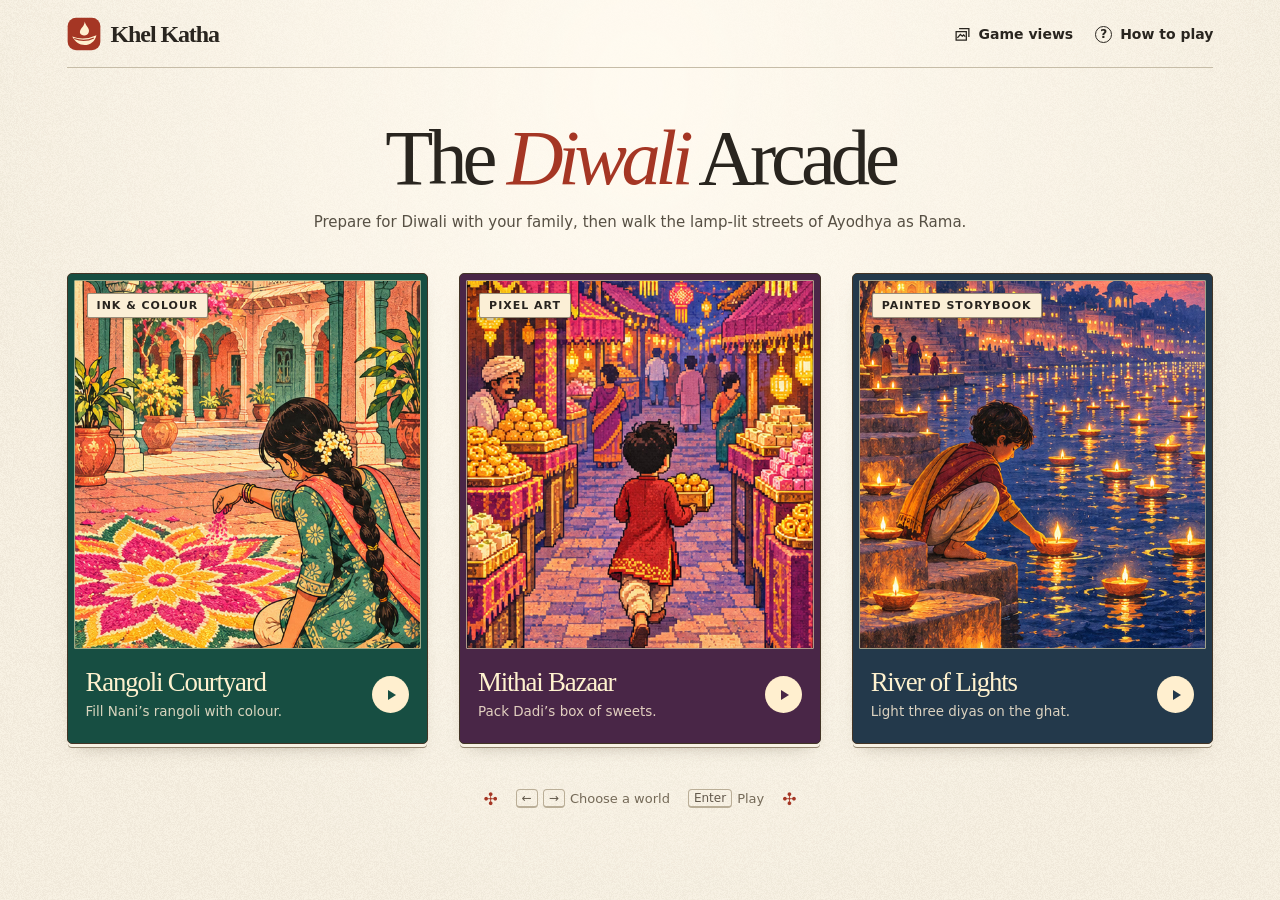
<file: diwali-arcade/index.html>
<!doctype html>
<html lang="en">
<head>
<meta charset="utf-8">
<meta name="viewport" content="width=device-width,initial-scale=1">
<meta name="theme-color" content="#f8f0df">
<title>The Diwali Arcade · Khel Katha</title>
<link rel="icon" href="art/diya.svg" type="image/svg+xml">
<link rel="stylesheet" href="gallery.css">
<script src="gallery.js" defer></script>
</head>
<body>
<div id="library">
  <header class="mast">
    <div class="brand"><img src="art/diya.svg" alt="" width="34" height="34">Khel Katha</div>
    <div class="tools"><button class="help" id="view-toggle" type="button" aria-pressed="false"><svg aria-hidden="true" width="17" height="17" viewBox="0 0 20 20" fill="none" stroke="currentColor" stroke-width="1.5"><path d="M2.5 6.5h12v10h-12zM6 3h11.5v10"/><path d="m4 14 3.5-4 2.3 2 1.5-1.5 2 2"/></svg> Game views</button><button class="help" id="help-open"><span aria-hidden="true">?</span> How to play</button></div>
  </header>
  <main>
    <section class="intro" aria-labelledby="title">
      <h1 id="title">The <em>Diwali</em> Arcade</h1>
      <p>Prepare for Diwali with your family, then walk the lamp-lit streets of Ayodhya as Rama.</p>
    </section>
    <nav class="worlds" aria-label="Choose a world">
      <a class="box courtyard" href="#courtyard" aria-label="Play Rangoli Courtyard">
        <div class="cover"><img src="art/courtyard.jpg" alt="A child places pink powder in a courtyard rangoli beneath marigold garlands"><span class="medium">Ink &amp; colour</span></div>
        <div class="caption"><div><h2>Rangoli Courtyard</h2><p>Fill Nani’s rangoli with colour.</p></div><span class="play" aria-hidden="true"></span></div>
      </a>
      <a class="box bazaar" href="#bazaar" aria-label="Play Mithai Bazaar">
        <div class="cover"><img src="art/bazaar.jpg" alt="A child carries sweets between pixel-art shops lit by golden lanterns"><span class="medium">Pixel art</span></div>
        <div class="caption"><div><h2>Mithai Bazaar</h2><p>Pack Dadi’s box of sweets.</p></div><span class="play" aria-hidden="true"></span></div>
      </a>
      <a class="box river" href="#river" aria-label="Play River of Lights">
        <div class="cover"><img src="art/river.jpg" alt="A child lights a diya by a river reflecting the lights of the ghats"><span class="medium">Painted storybook</span></div>
        <div class="caption"><div><h2>River of Lights</h2><p>Light three diyas on the ghat.</p></div><span class="play" aria-hidden="true"></span></div>
      </a>
    </nav>
    <div class="navigation-hint"><span class="ornament" aria-hidden="true">✣</span><span><kbd>←</kbd> <kbd>→</kbd> Choose a world</span><span><kbd>Enter</kbd> Play</span><span class="ornament" aria-hidden="true">✣</span></div>
  </main>
</div>
<section id="stage" hidden aria-label="Game">
  <div class="stagebar"><button id="library-back" aria-label="Return to world selection"><span aria-hidden="true">▦</span> Worlds</button><strong id="game-title"></strong><button id="expand">Full screen</button></div>
  <div id="screen"></div>
</section>
<dialog id="help" aria-labelledby="help-title"><div class="dialog-body">
  <button id="help-close" aria-label="Close instructions">×</button>
  <img src="art/diya.svg" width="45" height="45" alt="">
  <h2 id="help-title">How to play</h2>
  <p>Choose a cover to play. Use <strong>WASD</strong> or the arrow keys to walk freely. You can also click the ground to move there.</p>
  <p>Follow the objective in the scene. Work with the objects around you to finish your family’s preparations, then take control of Rama in Ayodhya.</p>
  <p>Use <strong>Worlds</strong> above the game to return to the arcade. Reopening a world starts a fresh playthrough.</p>
  <button class="dialog-action" id="choose">Choose a world</button>
</div></dialog>
</body></html>
</file>
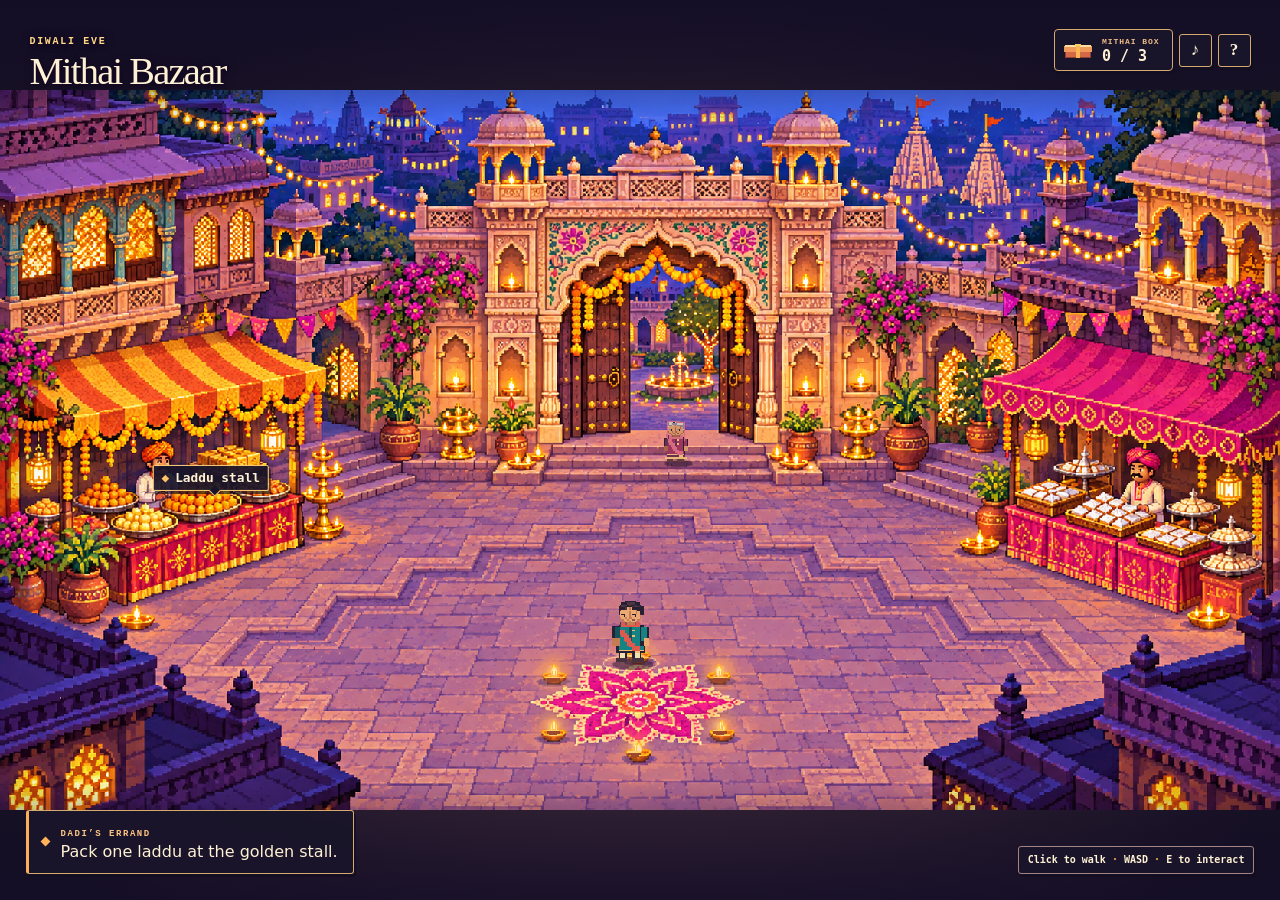
<file: diwali-arcade/bazaar/index.html>
<!doctype html>
<html lang="en"><head><meta charset="utf-8"><meta name="viewport" content="width=device-width,initial-scale=1,viewport-fit=cover"><title>Mithai Bazaar</title><link rel="stylesheet" href="bazaar.css"></head>
<body><main id="app">
<div id="world">
  <img id="scenery" src="market.png" alt="A Diwali market with marigold and pink awnings and a decorated city gate.">
  <canvas id="scene" width="960" height="540" tabindex="0" aria-label="Walk through the market using the arrow keys or tap the ground."></canvas>
  <button id="landmark" class="landmark"><span id="landmark-icon">◆</span><span id="landmark-name">Laddu stall</span></button>
</div>
<header><div class="location"><span id="chapter">DIWALI EVE</span><h1 id="place">Mithai Bazaar</h1></div>
<div class="gear"><div class="inventory" aria-live="polite"><canvas id="box-icon" width="26" height="22" aria-hidden="true"></canvas><div><small id="count-label">MITHAI BOX</small><b id="count">0 / 3</b></div></div><button class="square" id="sound" aria-label="Enable sound" title="Enable sound">♪</button><button class="square" id="help" aria-label="Controls" title="Controls">?</button></div></header>
<footer><div class="quest"><i></i><div><span id="speaker">DADI’S ERRAND</span><p id="objective" aria-live="polite">Pick up a laddu from the golden stall.</p></div></div><div id="hint">Click to walk <b>·</b> WASD <b>·</b> E to interact</div></footer>
<section id="counter" hidden aria-label="Sweet packing counter">
  <div class="counter-top"><div><small id="stall-label">GOLDEN STALL</small><h2 id="counter-title">Pack the laddu</h2></div><button type="button" id="leave" aria-label="Leave counter">×</button></div>
  <div class="worktop"><div class="ledges"><button id="tray" type="button" aria-label="Pick up a sweet"><canvas id="tray-art" width="76" height="52"></canvas></button><span>Sweet tray</span></div>
  <div class="ledges"><div id="gift-box" role="group" aria-label="Gift box"></div><span>Dadi’s mithai box</span></div></div>
  <p id="packing-hint" aria-live="polite">Drag a sweet into an empty space. Space lifts and places.</p>
</section>
<dialog id="panel"><div class="panel-content"><div class="eyebrow"><i></i><span id="dialog-tag"></span></div><h2 id="dialog-title"></h2><p id="dialog-body"></p><div id="actions"></div></div></dialog>
</main><script src="bazaar.js"></script></body></html>
</file>
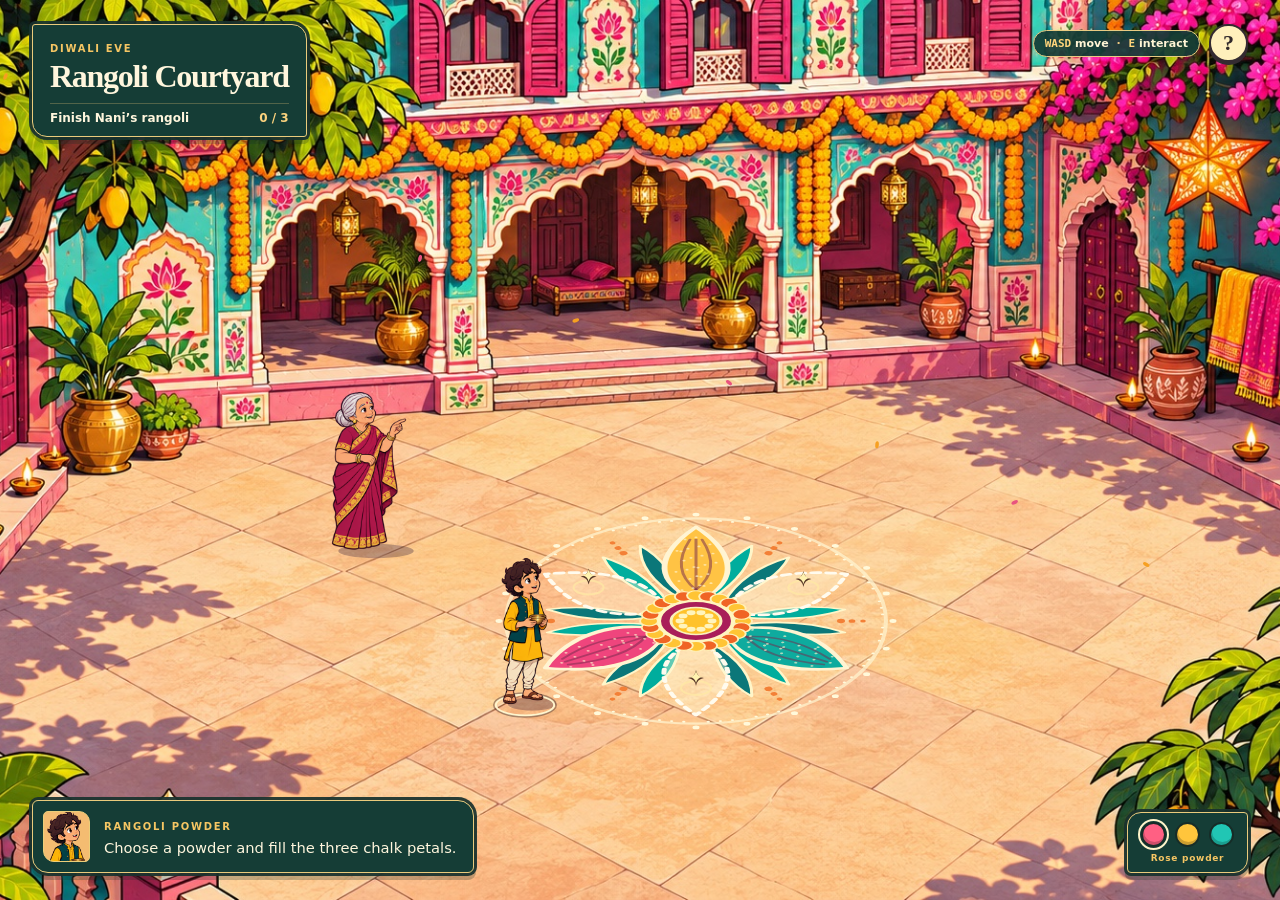
<file: diwali-arcade/courtyard/index.html>
<!doctype html>
<html lang="en">
<head>
<meta charset="utf-8">
<meta name="viewport" content="width=device-width, initial-scale=1, viewport-fit=cover">
<meta name="theme-color" content="#172e27">
<title>Rangoli Courtyard</title>
<link rel="stylesheet" href="game.css">
</head>
<body>
<main id="game" aria-label="Rangoli Courtyard game">
  <div id="stage">
    <canvas id="scene" aria-label="Walk across the courtyard using the arrow keys, WASD or by tapping the ground"></canvas>
    <div id="targets" aria-label="Places to visit"></div>
  </div>
  <header>
    <div class="chapter"><span class="eyebrow" id="chapter">DIWALI EVE</span><h1 id="title">Rangoli Courtyard</h1><div class="progress"><span id="goal">Finish Nani’s rangoli</span><span id="count">0 / 3</span></div></div>
    <div class="control-pair"><span class="key-hint"><kbd>WASD</kbd> move <b>·</b> <kbd>E</kbd> interact</span><button class="help" id="help" aria-label="Game controls" title="Game controls">?</button></div>
  </header>
  <footer>
    <div class="line" aria-live="polite"><div class="portrait" id="portrait"></div><div><span class="eyebrow" id="speaker">RANGOLI POWDER</span><p id="speech">Choose a powder and fill the three chalk petals.</p></div></div>
    <div class="tools" id="tools"><div class="swatches" aria-label="Rangoli powder colours"><button data-color="0" aria-label="Rose powder" aria-pressed="true"></button><button data-color="1" aria-label="Turmeric powder" aria-pressed="false"></button><button data-color="2" aria-label="Peacock powder" aria-pressed="false"></button></div><span id="toolLabel">Rose powder</span></div>
    <button class="action" id="action" hidden>Light the diya</button>
  </footer>
  <dialog id="guide"><h2>How to play</h2><p>Click or tap the ground to walk. Click a marked object to walk there and interact.</p><p>Use <b>WASD</b> or the <b>arrow keys</b> to walk, <b>E</b> to interact nearby, and <b>1–3</b> to choose a rangoli powder.</p><button id="close" class="action">Return to game</button></dialog>
</main>
<script src="game.js"></script>
</body>
</html>
</file>
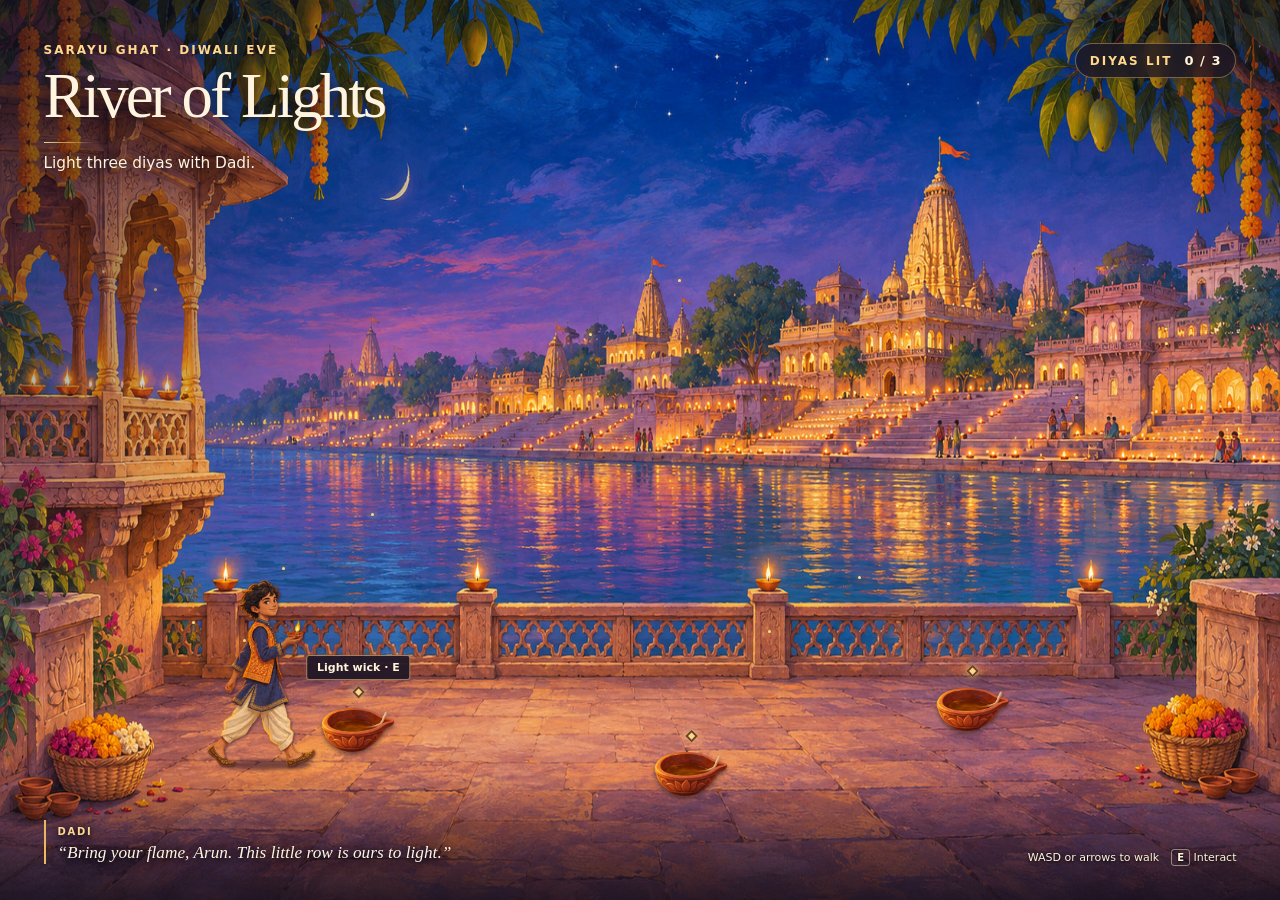
<file: diwali-arcade/river/index.html>
<!doctype html>
<html lang="en"><head><meta charset="utf-8"><meta name="viewport" content="width=device-width,initial-scale=1"><meta name="theme-color" content="#141329"><title>River of Lights</title><link rel="stylesheet" href="style.css"><script src="game.js" defer></script></head>
<body>
<main id="game" aria-label="River of Lights adventure">
  <div id="world" role="group" aria-label="Walkable riverside terrace">
    <div id="scenery"></div><div id="glints" aria-hidden="true"></div>
    <div id="targets"></div>
    <div id="companions"></div>
    <div id="actor" aria-label="Arun"><i></i><img src="assets/arun.png" alt=""></div>
    <div id="dust" aria-hidden="true"></div>
  </div>
  <div class="shade" aria-hidden="true"></div>
  <header><p id="location">Sarayu Ghat · Diwali eve</p><h1 id="title">River of Lights</h1><div class="rule" aria-hidden="true"></div><p id="objective">Light three diyas with Dadi.</p></header>
  <div id="meter" aria-live="polite"><span id="meter-title">Diyas lit</span><b id="count">0 / 3</b></div>
  <div id="quote" aria-live="polite"><small>Dadi</small><p>“Bring your flame, Arun. This little row is ours to light.”</p></div>
  <div id="controls"><span>WASD or arrows to walk</span><span><kbd>E</kbd> Interact</span></div>
  <section id="ritual" class="overlay" hidden aria-label="Lighting a diya" role="dialog" aria-modal="true">
    <div class="ritual-panel"><button id="cancel" class="close" aria-label="Return to the ghat">×</button><p class="eyebrow">At the ghat</p><h2>Light the wick</h2><p>Bring the flame to the cotton wick.</p>
    <div id="work"><img src="assets/diya.png" alt="A clay lamp filled with oil"><div id="wick" aria-hidden="true"></div><button id="taper" aria-label="Drag the burning taper to the wick"><i class="fire"></i></button></div>
    <button id="light-key" class="gold-button">Hold to light <kbd>E</kbd></button>
    </div>
  </section>
  <button id="replay" class="gold-button" hidden>Play again</button>
</main></body></html>
</file>
<file: diwali-arcade/gallery.css>
:root{--ink:#29251f;--paper:#f8f2e4;--rust:#a53624;--line:#c6bca7;--display:"Iowan Old Style","Baskerville","Palatino Linotype",Georgia,serif;--body:"Geist","Avenir Next",Avenir,system-ui,sans-serif;color:var(--ink);font-family:var(--body);background:var(--paper)}
*{box-sizing:border-box}
body{margin:0;min-width:280px;min-height:100vh}
body:before{content:"";position:fixed;inset:0;z-index:-1;pointer-events:none;background:radial-gradient(ellipse at 50% 10%,#fffaf0,transparent 75%),url(art/paper.png) repeat}
button,a{-webkit-tap-highlight-color:transparent}
button{color:inherit;font:inherit;cursor:pointer}
button:focus-visible,a:focus-visible{outline:3px solid #b24527;outline-offset:5px}
.mast{max-width:1550px;margin:auto;padding:17px clamp(22px,5.2vw,96px);display:flex;align-items:center;justify-content:space-between;position:relative}
.mast:after{content:"";position:absolute;left:clamp(22px,5.2vw,96px);right:clamp(22px,5.2vw,96px);bottom:0;border-bottom:1px solid var(--line)}
.brand{display:flex;align-items:center;gap:10px;font:700 24px/1 var(--display);letter-spacing:-1.1px}
.help{border:none;background:none;display:flex;gap:8px;align-items:center;padding:8px 0;font-size:14px;font-weight:600}
.help span{display:grid;place-items:center;border:1.4px solid currentColor;border-radius:50%;width:17px;height:17px;font:600 12px/1 var(--body)}
main{max-width:1550px;margin:0 auto;padding:0 clamp(22px,5.2vw,96px) 24px}
.intro{text-align:center;margin:clamp(24px,5.4vh,70px) 0 clamp(26px,4.4vh,56px)}
h1,h2,p{margin:0}
h1{font:500 clamp(54px,6.15vw,103px)/1.05 var(--display);letter-spacing:-.065em}
h1 em{font-family:Baskerville,Georgia,serif;font-weight:400;color:var(--rust);letter-spacing:-.07em}
.intro p{margin-top:12px;color:#575044;font-size:clamp(15px,1.15vw,18px);line-height:1.5}
.worlds{display:grid;grid-template-columns:repeat(3,minmax(0,1fr));gap:clamp(14px,2.4vw,36px)}
.box{--tone:#174e42;position:relative;display:block;padding:6px;text-decoration:none;color:#fff2cf;background:var(--tone);border:1px solid #433526;border-radius:5px;box-shadow:0 4px 0 -1px var(--paper),0 5px 0 -1px #92846e,0 11px 17px -12px #51432c80;transition:transform .2s,box-shadow .2s}
.box:hover,.box:focus-visible{transform:translateY(-5px);box-shadow:0 4px 0 -1px var(--paper),0 5px 0 -1px #92846e,0 17px 23px -14px #51432c90}
.bazaar{--tone:#492647}.river{--tone:#23394b}
.cover{position:relative;overflow:hidden;isolation:isolate;height:clamp(240px,41vh,520px);border:1px solid #f8eab894;border-radius:1px}
.cover img{width:100%;height:100%;object-fit:cover;object-position:50% 76%;display:block;transition:transform .5s}
.river .cover img{object-position:50% 75%}
.box:hover .cover img{transform:scale(1.025)}
.medium{position:absolute;top:12px;left:12px;background:#fbefd6;color:#28241f;padding:5px 9px 4px;border:1px solid #473d2d8c;box-shadow:1px 2px #31271235;border-radius:2px;font:650 11px/1.25 var(--body);letter-spacing:.09em;text-transform:uppercase}
.caption{padding:18px 12px 15px;display:flex;align-items:center;justify-content:space-between;gap:7px}
.caption h2{font:500 clamp(22px,2.1vw,38px)/1.12 var(--display);letter-spacing:-.045em}
.caption p{font-size:clamp(13px,1.05vw,16px);line-height:1.45;margin:5px 0 0;color:#fff0d6d6}
.play{display:grid;place-items:center;border:1px solid #ffedc57a;width:37px;aspect-ratio:1;flex-shrink:0;border-radius:50%;color:var(--tone);background:#ffefcf;transition:transform .2s}
.play:after{content:"";margin-left:3px;border-top:5px solid transparent;border-bottom:5px solid transparent;border-left:8px solid currentColor}
.navigation-hint{display:flex;align-items:center;justify-content:center;gap:18px;margin:clamp(27px,5vh,58px) 0 0;color:#746957;font-size:13px}
.navigation-hint>span{display:inline-flex;align-items:center;gap:5px}
kbd{font:inherit;font-size:12px;border:1px solid #baae97;border-bottom-width:2px;border-radius:4px;color:#63594c;padding:1px 5px}
.ornament{color:var(--rust);font-size:17px}
#stage{position:fixed;inset:0;display:grid;grid-template-rows:40px minmax(0,1fr);background:#141518}
[hidden],#stage[hidden]{display:none!important}
.stagebar{width:100%;display:grid;grid-template-columns:1fr auto 1fr;align-items:center;background:#24231f;color:#fff2d9;padding:0 12px;border-bottom:1px solid #ffffff20}
.stagebar button{width:max-content;display:flex;align-items:center;gap:6px;border:0;padding:5px 9px;background:transparent;font-size:13px;border-radius:4px}
.stagebar button:hover,.stagebar button:focus-visible{background:#ffffff15}
.stagebar strong{font:500 16px var(--display)}.stagebar button:last-child{justify-self:end}
#screen,iframe{width:100%;height:100%;border:0;display:block}
dialog{width:min(435px,calc(100% - 28px));color:var(--ink);background:var(--paper);border:1px solid var(--line);box-shadow:0 18px 90px #261c1970;border-radius:8px;padding:0;margin:auto}
dialog::backdrop{background:#241b16a8}.dialog-body{position:relative;padding:30px}
dialog h2{font:500 35px var(--display);margin:12px 0}
dialog p{font-size:15px;line-height:1.55;margin:12px 0}
#help-close{position:absolute;right:14px;top:10px;border:0;background:transparent;font-size:27px}
.dialog-action{margin-top:8px;background:var(--ink);color:#fff2d9;border:0;border-radius:4px;padding:10px 15px}
@media(min-width:1600px){.intro{margin-top:6vh}}
@media(max-width:850px) and (min-width:681px){.caption{padding:13px 5px}.play{width:27px}.cover{height:clamp(205px,36vh,330px)}}
@media(max-width:680px){.mast{padding:13px 19px}.mast:after{left:19px;right:19px}.brand{font-size:21px}.brand img{width:29px;height:29px}main{padding:0 19px 24px}.intro{margin:26px 0 24px}.intro h1{font-size:clamp(40px,9vw,59px)}.intro p{font-size:14px;max-width:320px;margin:9px auto 0}.worlds{grid-template-columns:1fr;gap:22px;max-width:475px;margin:auto}.cover{height:clamp(190px,56vw,270px)}.caption{padding:12px 10px}.caption h2{font-size:26px}.navigation-hint{display:none}}
@media(prefers-reduced-motion:reduce){*,*:before,*:after{transition:none!important;scroll-behavior:auto!important}}
.tools{display:flex;align-items:center;gap:22px}
#view-toggle[aria-pressed=true]{color:var(--rust)}
#view-toggle[aria-pressed=true]::after{content:"✓"}
.worlds.game-views .cover{height:auto;aspect-ratio:16/9;background:#29251f}
.worlds.game-views .cover img{object-fit:contain}
.worlds.game-views .medium{display:none}
@media(min-width:1050px){.worlds.game-views .caption{padding-block:17px}}
@media(max-width:500px){.tools{gap:12px}.help{font-size:12px;gap:4px}.brand{font-size:20px;gap:7px}}
</file>
<file: diwali-arcade/bazaar/bazaar.css>
*{box-sizing:border-box}html,body{margin:0;height:100%;width:100%;overflow:hidden;background:#100e20;color:#fff1d4;font-family:"Avenir Next",Avenir,system-ui,sans-serif}button{font:inherit;cursor:pointer;touch-action:manipulation}button:focus-visible,canvas:focus-visible{outline:3px solid #ffe6a3;outline-offset:3px}#app{position:relative;isolation:isolate;width:100%;height:100%;overflow:hidden;background:radial-gradient(ellipse at 50% 60%,#493040,#171124 77%)}#world{position:absolute;left:50%;top:50%;width:min(100vw,188vh);aspect-ratio:16/9;transform:translate(-50%,-50%);overflow:hidden;background:#271c38}#scenery,#scene{display:block;position:absolute;inset:0;width:100%;height:100%;image-rendering:pixelated}#scene{touch-action:none;outline:0!important}#world::after{content:"";pointer-events:none;position:absolute;inset:0;box-shadow:inset 0 0 65px #160b312c}
header,footer{position:absolute;left:0;right:0;display:flex;align-items:flex-start;justify-content:space-between;pointer-events:none;z-index:3}header{top:0;padding:clamp(12px,2.3vw,30px);background:linear-gradient(#120d27c7,transparent);gap:8px}footer{bottom:0;align-items:flex-end;padding:clamp(12px,2vw,28px);background:linear-gradient(transparent,#120c27a8);gap:12px}.location{text-shadow:0 2px 3px #130720,1px 0 8px #130720}.location>span,.quest span,.eyebrow,.inventory small{font:700 10px/1.4 ui-monospace,"Courier New",monospace;letter-spacing:.17em}.location>span{color:#ffda86}h1,h2,p{margin:0}h1,h2{font-family:Georgia,"Times New Roman",serif;font-weight:500}h1{font-size:clamp(24px,3vw,45px);line-height:1.15;letter-spacing:-.045em}.gear{display:flex;align-items:center;gap:6px}.square,.inventory,.quest,#hint,.landmark{background:#191529ed;color:#fff1d4;border:1px solid #d5aa6e;box-shadow:2px 3px 0 #120d20aa}.square{width:33px;height:33px;pointer-events:auto;font-family:Georgia,serif;font-weight:bold;font-size:17px;border-radius:3px}.square[aria-pressed="true"]{color:#191529;background:#ffd18b}.inventory{display:flex;align-items:center;gap:9px;padding:6px 12px 6px 8px;border-radius:4px}.inventory canvas{width:30px;image-rendering:pixelated}.inventory small{display:block;font-size:8px;letter-spacing:.12em;color:#f0bc88}.inventory b{display:block;font:700 15px/1.1 ui-monospace,monospace}.quest{display:flex;gap:12px;padding:10px 15px 11px 13px;max-width:min(70vw,470px);border-left:3px solid #ffad59;border-radius:3px}.quest i,.eyebrow i{display:block;width:7px;height:7px;flex:none;transform:rotate(45deg);background:#ffb258;align-self:center}.quest span,.eyebrow{color:#ffc482}.quest p{font-size:clamp(11px,1.3vw,16px);line-height:1.35}.quest span{font-size:9px}#hint{font:600 10px/1.25 ui-monospace,monospace;padding:7px 9px;border-color:#a38683;border-radius:3px}#hint b{color:#ffb258}.landmark{position:absolute;z-index:2;transform:translate(-50%,-100%);display:flex;align-items:center;gap:6px;white-space:nowrap;border-radius:2px;border-color:#ffcf75;padding:5px 8px;font:700 clamp(9px,1vw,13px)/1.1 ui-monospace,monospace}.landmark:after{content:"";position:absolute;left:50%;bottom:-5px;width:7px;height:7px;background:#191529;transform:rotate(45deg);border-right:1px solid #ffcf75;border-bottom:1px solid #ffcf75}.landmark span:first-child{color:#ffc367}.landmark:hover,.square:hover{background:#483041}dialog{color:#fff1d4;background:#211a32;border:1px solid #e7b46d;width:min(410px,92vw);max-height:90vh;overflow:auto;box-shadow:0 0 0 3px #221829,0 0 0 4px #805e56,0 20px 80px #090512b8;padding:0}dialog::backdrop{background:#100d1c79}.panel-content{padding:clamp(20px,3vw,32px)}.eyebrow{display:flex;align-items:center;gap:9px;font-size:9px}h2{font-size:clamp(25px,3vw,36px);letter-spacing:-.035em;line-height:1.05;margin:10px 0 12px}#dialog-body{font-size:15px;line-height:1.5;color:#f3dfcb}#actions:empty{display:none}#actions{display:flex;gap:8px;margin-top:20px}#actions button{background:#ffd28b;color:#271a2d;border:1px solid #ffe4a9;padding:8px 14px;font-size:13px;font-weight:700}#actions button.secondary{color:#ffe0b2;border-color:#866b64;background:#32253e}
@media(max-aspect-ratio:1/1){#world{width:100vw}header{top:max(0px,calc(50% - 32vw - 76px));background:none}footer{bottom:max(0px,calc(50% - 32vw - 85px));align-items:flex-start;flex-direction:column;background:none}.quest{max-width:100%}#hint{font-size:9px}.location>span{font-size:9px}.square{width:29px;height:29px}.inventory{padding:5px;gap:3px}.inventory canvas{width:21px}}
@media(max-height:480px){header,footer{padding:8px 12px}.location>span,.quest span{font-size:8px}h1{font-size:24px}.quest{padding:5px 10px}.square{width:27px;height:27px}.inventory{padding:3px 7px}.inventory small{font-size:7px}.inventory b{font-size:11px}.panel-content{padding:15px 20px}#dialog-body{font-size:13px}}
[hidden]{display:none!important}#counter{position:absolute;z-index:4;left:50%;top:53%;transform:translate(-50%,-50%);width:min(460px,90vw);color:#fff0ce;background:#281a30;border:2px solid #efc47d;box-shadow:0 0 0 3px #38202c,0 7px 0 3px #100e20b8,0 16px 56px #170c26b8}.counter-top{padding:14px 18px 12px;display:flex;align-items:center;justify-content:space-between;border-bottom:1px solid #a97459}.counter-top small,.ledges>span{font:700 9px/1.3 ui-monospace,monospace;letter-spacing:.12em;color:#ffd599}.counter-top h2{font-size:26px;margin:3px 0 0}.counter-top button{color:#f8dcab;background:#413044;border:1px solid #ae836c;font-size:18px;width:28px;height:28px;line-height:19px}.worktop{padding:26px 15px 20px;display:flex;align-items:flex-end;justify-content:space-evenly;gap:16px;background:repeating-linear-gradient(1deg,transparent 0 13px,#ffc8890d 14px 15px,transparent 17px 31px),linear-gradient(#965238,#683a37);border-bottom:3px solid #55303a}.ledges{display:flex;align-items:center;flex-direction:column;gap:16px}.ledges>span{text-align:center;color:#ffe5bd;letter-spacing:.04em;text-shadow:1px 1px #58303a}#tray{padding:0;background:transparent;border:0;display:block;touch-action:none;cursor:grab}#tray:active{cursor:grabbing}#tray canvas{width:100px;height:70px;image-rendering:pixelated}#gift-box{display:flex;gap:5px;padding:8px;border:3px solid #ffc97d;outline:2px solid #632939;box-shadow:inset 0 0 0 2px #9d4537,0 7px 0 #a1463d,0 9px 0 #5b2d39;background:#d37350}.compartment{border:1px solid #8c4c3f;background:#efbe8b;box-shadow:inset 1px 3px 0 #be896d;width:49px;height:48px;padding:0;position:relative}.compartment:empty:after{content:"✧";color:#b77d63;font-size:22px}.compartment canvas{width:42px;height:36px;image-rendering:pixelated}.compartment.aim{outline:2px dashed #fff4b7;outline-offset:1px;background:#ffd59e}#packing-hint{padding:10px 17px 13px;font-size:12px;line-height:1.45;color:#ffe5be}.carried-sweet{position:fixed;width:48px;height:41px;image-rendering:pixelated;pointer-events:none;transform:translate(-50%,-60%);z-index:8;filter:drop-shadow(2px 4px 0 #3321368c)}#world .landmark.charging{background:linear-gradient(to right,#845828 var(--lit,0%),#191529 var(--lit,0%));touch-action:none}
</file>
<file: diwali-arcade/courtyard/game.css>
*{box-sizing:border-box} html,body{height:100%;margin:0}body{background:#172e27;color:#fff4d6;font-family:"Trebuchet MS",system-ui,sans-serif}
button{font:inherit;cursor:pointer;color:inherit}button:focus-visible{outline:3px solid #fff;outline-offset:3px}button[hidden],div[hidden]{display:none!important}
#game{position:relative;height:100%;height:100svh;overflow:hidden;isolation:isolate;container-type:size}
#stage,#scene,#targets{position:absolute;inset:0;width:100%;height:100%;touch-action:none} #targets{pointer-events:none} #scene{cursor:crosshair}
header,footer{position:absolute;left:clamp(13px,2.5vw,42px);right:clamp(13px,2.5vw,42px);display:flex;justify-content:space-between;align-items:flex-start;pointer-events:none}header{top:clamp(13px,2.7vh,32px)}footer{bottom:clamp(13px,3vh,35px);align-items:flex-end;gap:12px}header>*,footer>*{pointer-events:auto}
.chapter,.line,.tools,dialog{background:#153d36;color:#fff6dd;border:1px solid #eacb7c;box-shadow:0 0 0 3px #19322eed,0 5px 0 2px #172c2640}
.chapter{padding:12px 17px 11px;min-width:212px;border-radius:3px 15px 3px 15px}
.eyebrow,#toolLabel{font:700 10px/1.1 "Trebuchet MS",system-ui,sans-serif;letter-spacing:.17em;color:#f6c663}.chapter h1{font: bold clamp(20px,2.5vw,36px)/1.04 Georgia,serif;letter-spacing:-.04em;margin:4px 0 9px}
.progress{border-top:1px solid #d3b87252;padding-top:7px;display:flex;gap:18px;justify-content:space-between;align-items:center;font:600 12px/1.2 "Trebuchet MS",system-ui,sans-serif}.progress #count{color:#fbd27d;font-variant-numeric:tabular-nums;white-space:nowrap}
.help,.action{min-height:38px;border-radius:25px;border:2px solid #342b31;background:#fff0bc;color:#31292b;box-shadow:0 3px 0 #342b31;font-weight:800}.help{width:39px;font:bold 22px Georgia,serif}.action{padding:8px 20px;background:#ffca55}.action:hover,.help:hover{background:#ffe0a0}.line{max-width:min(490px,65%);display:flex;align-items:center;gap:14px;padding:10px 16px 10px 10px;border-radius:6px 16px 6px 16px}.line p{font:500 clamp(12px,1.15vw,16px)/1.36 "Trebuchet MS",system-ui,sans-serif;margin:4px 0 0}.portrait{flex:none;width:47px;height:51px;background:#f4bc71 url(nani.png) no-repeat 50% 3%;background-size:auto 255%;border-radius:5px 11px 5px 11px;border:1px solid #ecce79}
.tools{padding:9px 13px 8px;text-align:center;border-radius:14px 4px 14px 4px}.swatches{display:flex;justify-content:center;gap:9px}.swatches button{width:25px;height:25px;background:var(--ink);border:2px solid #172c27;border-radius:50%;box-shadow:inset 1px -3px 0 #0003}.swatches button:nth-child(1){--ink:#ff6083}.swatches button:nth-child(2){--ink:#ffc53c}.swatches button:nth-child(3){--ink:#21c6b4}.swatches button[aria-pressed=true]{outline:2px solid #fff4ca;outline-offset:1px}.tools #toolLabel{display:block;margin-top:7px;font-size:9px;letter-spacing:.08em}
.target{position:absolute;pointer-events:auto;transform:translate(-50%,-50%);border:0;background:transparent;border-radius:50%;color:transparent;cursor:pointer}.target:focus-visible,.target:hover{outline:2px dashed #fff1bd;outline-offset:-3px}
dialog{width:min(380px,90vw);padding:24px;border-radius:14px}dialog::backdrop{background:#071a20a8}dialog h2{font: bold 30px Georgia,serif;margin:0 0 14px}dialog p{font-size:15px;line-height:1.5}
@container (max-height: 460px){.chapter{padding:7px 11px;min-width:170px}.chapter h1{font-size:20px;margin:3px 0 5px}.line{max-width:min(500px,75%);padding:5px 11px 5px 6px}.portrait{width:30px;height:36px}.line p{font-size:11px}.tools{padding:6px 9px}.eyebrow{font-size:8px}.progress{font-size:10px}}
@container (max-aspect-ratio: 1/1){#stage{inset:0 0 82px;height:calc(100% - 82px)}footer{bottom:12px;align-items:center;gap:8px}.line{max-width:none;flex:1;padding:8px;gap:8px}.portrait{width:32px;height:39px}.line p{font-size:12px}.tools{padding:9px 7px}.swatches{gap:5px}.swatches button{width:19px;height:19px}.chapter{min-width:180px;padding:10px 13px}.action{font-size:12px;padding:7px 12px}}

.control-pair{display:flex;align-items:center;gap:9px}.key-hint{color:#fff5d5;background:#153d36ed;border:1px solid #e9cb82;border-radius:16px;padding:6px 11px;font:600 11px system-ui,sans-serif}.key-hint b{margin:0 4px;color:#ebc780}.key-hint kbd{font:bold 11px monospace;color:#ffd57b}
</file>
<file: diwali-arcade/river/style.css>
*{box-sizing:border-box}
[hidden]{display:none!important}
:root{font-family:"Avenir Next",Avenir,system-ui,sans-serif;color:#fff4df;background:#151429;color-scheme:dark}
body{margin:0;overflow:hidden}
button{font:inherit;color:inherit;touch-action:manipulation}
button:focus-visible{outline:3px solid #ffda82;outline-offset:4px}
#game{position:relative;height:100vh;height:100dvh;width:100%;overflow:hidden;isolation:isolate;background:linear-gradient(#211c31,#100f1c)}
#world{position:absolute;inset:0;touch-action:none;container-type:size;isolation:isolate;overflow:hidden}
#scenery,.shade,#glints,#dust,#targets{position:absolute;inset:0;pointer-events:none}
#scenery{background:url(assets/ghat.jpg) center/100% 100%}
.story #scenery{background-image:url(assets/ayodhya.jpg)}
.shade{z-index:2;background:linear-gradient(135deg,rgba(12,12,36,.67),transparent 35%),linear-gradient(0deg,rgba(10,9,20,.74),transparent 14%),linear-gradient(210deg,#100b2061,transparent 22%);pointer-events:none}
header,#meter,#controls,#quote{position:absolute;z-index:3;pointer-events:none}
header{top:clamp(18px,4.8vh,48px);left:clamp(18px,3.4vw,58px);text-shadow:0 2px 14px #170e20}
#location,.eyebrow,#meter-title,#quote small{margin:0;color:#ffd78d;font-size:clamp(9px,1vw,12px);font-weight:650;letter-spacing:.17em;text-transform:uppercase}
h1,h2,#quote p,#page-copy{font-family:"Iowan Old Style",Baskerville,Georgia,serif;font-weight:500}
h1{font-size:clamp(35px,4.9vw,78px);line-height:1.04;margin:7px 0 0;letter-spacing:-.045em}
.rule{width:54px;height:1px;margin:13px 0 11px;background:linear-gradient(90deg,#f7ce83,transparent)}
#objective{font-size:clamp(12px,1.2vw,17px);font-weight:500;margin:0}
#meter{top:clamp(18px,4.8vh,48px);right:clamp(18px,3.4vw,58px);display:flex;align-items:center;gap:12px;background:#191527bb;border:1px solid #ffc87566;padding:9px 14px;border-radius:30px;backdrop-filter:blur(8px)}
#meter b{font-size:13px;color:#fff3dc;letter-spacing:.08em}
#quote{bottom:4%;left:3.4%;max-width:65%;padding-left:12px;border-left:2px solid #ebb864;text-shadow:0 2px 6px #080814,0 0 16px #060713}
#quote small{font-size:10px}
#quote p{font-size:clamp(14px,1.35vw,24px);margin:3px 0 0;font-style:italic;line-height:1.25}
#controls{right:3.4%;bottom:4%;display:flex;align-items:center;gap:12px;font-size:11px;text-shadow:0 1px 3px black}
kbd{font:600 10px/1.2 system-ui;border:1px solid #d9c8ac99;border-radius:3px;padding:2px 5px}
#actor{position:absolute;height:20cqh;aspect-ratio:.6;transform:translate(-50%,-100%);pointer-events:none;z-index:2}
#actor img{position:absolute;bottom:0;left:50%;height:100%;width:auto;transform-origin:center bottom;filter:drop-shadow(1px 1px 1px #291c36aa)}
#actor i{position:absolute;width:80%;height:5%;border-radius:50%;left:14%;bottom:-.5%;background:#361b34a6;filter:blur(2px);transform:skewX(-27deg)}
#targets{z-index:auto}
.spot{position:absolute;transform:translate(-50%,-72%);width:max(6cqw,45px);height:max(6cqh,34px);cursor:pointer;border:0;padding:0;background:none;pointer-events:auto;touch-action:manipulation}
.spot img{width:100%;height:100%;object-fit:contain;filter:drop-shadow(0 3px 2px #3e2628a8);pointer-events:none}
.spot .spark{position:absolute;top:-20%;left:50%;transform:translate(-50%,-50%) rotate(45deg);width:9px;height:9px;background:#ffd683;border:2px solid #67432d;box-shadow:0 0 8px #ffcb89}
.spot:hover .spark,.spot:focus-visible .spark{background:#fff}
.spot.lit .spark,.spot.lit .tag{display:none}
.spot .tag{position:absolute;white-space:nowrap;bottom:142%;left:50%;transform:translateX(-50%);font-size:11px;font-weight:600;color:#fff3d8;background:#211827ee;padding:5px 10px;border:1px solid #eac17e99;border-radius:3px;display:none}
.spot.near .tag,.spot:hover .tag,.spot:focus-visible .tag{display:block}
.fire{border-radius:70% 26% 56% 48%;background:linear-gradient(to top,#ff7e12 8%,#fffddd 60%,#ffb144);box-shadow:0 0 6px 2px #ffc04a,0 0 18px 6px #f7791890;transform-origin:bottom;animation:flame .7s infinite alternate}
.spot .fire{position:absolute;width:8%;height:27%;right:15%;top:-10%}
@keyframes flame{from{transform:rotate(-7deg) scaleY(.86)}to{transform:rotate(9deg) scaleY(1.08)}}
.walk-point{position:absolute;width:5cqw;height:1.2cqw;border:1px solid #fff4bb;border-radius:50%;transform:translate(-50%,-50%);opacity:0;animation:point .7s ease-out}
@keyframes point{0%{opacity:.9;scale:.6}100%{opacity:0;scale:1.35}}
.glint{position:absolute;width:3px;height:3px;border-radius:50%;background:#ffda88;box-shadow:0 0 6px #ffaa45;animation:glimmer 4s infinite ease-in-out}
@keyframes glimmer{0%,100%{opacity:0;translate:0 0}50%{opacity:.85}96%{translate:5px -11px}}
.storymark{width:44px;height:44px;border:1px solid #f6cd89bb;border-radius:50%;background:#391f2877;color:#ffe4a3;font:28px/1 Georgia;box-shadow:0 0 15px #ffb06277}
.storymark .spark{display:none}
.storymark .tag{bottom:109%}
.overlay{position:absolute;inset:0;z-index:10;display:grid;place-items:center;background:#14102383;backdrop-filter:blur(3px)}
.ritual-panel,.page-panel{position:relative;width:min(420px,90vw);text-align:center;padding:26px 25px 24px;background:linear-gradient(145deg,#2f2233f7,#171527f9);border:1px solid #d7ac6d87;box-shadow:0 18px 70px #140d2199;border-radius:5px}
.close{position:absolute;right:7px;top:5px;border:0;background:none;padding:5px 9px;font-size:25px;color:#ddd0bc;cursor:pointer}
h2{margin:8px 0 6px;font-size:clamp(31px,5vh,50px);letter-spacing:-.04em;line-height:1.05}
.ritual-panel>p:not(.eyebrow){margin:6px 0;font-size:14px;color:#e1d7cb}
#work{position:relative;width:100%;height:min(19vh,145px);min-height:82px;margin:7px 0;touch-action:none}
#work img{position:absolute;right:7%;bottom:2%;width:46%;height:80%;object-fit:fill;pointer-events:none}
#wick{position:absolute;right:13%;top:24%;width:20px;height:20px;border:1px dashed #ffda8b;border-radius:50%;transform:translate(50%,-50%)}
#taper{position:absolute;left:19%;top:55%;transform:translate(-50%,-50%);width:44px;height:44px;border:0;border-radius:50%;background:#f8b95119;cursor:grab;touch-action:none}
#taper:after{content:'';width:8px;height:39px;position:absolute;top:50%;left:45%;background:linear-gradient(90deg,#885f39,#f4cf88,#c39458);transform-origin:top;transform:rotate(24deg);border-radius:3px}
#taper .fire{position:absolute;bottom:49%;left:39%;width:10px;height:23px}
.gold-button{background:#f5cf86;color:#352236;border:1px solid #ffdfa3;border-radius:3px;padding:10px 19px;font-weight:700;cursor:pointer;font-size:13px;touch-action:none}
.gold-button kbd{margin-left:7px;border-color:#735c3a88}
.flourish{font-size:29px;color:#ecc17a;margin-bottom:8px}
.page-panel{padding:30px;width:min(440px,88vw)}
#page-copy{font-size:19px;line-height:1.45;color:#f1e6d7;margin:16px 0 23px}
@media(max-aspect-ratio:1/1){#world{inset:20% 0 auto;height:50%;}header{top:4%;left:6%}#meter{right:6%;top:4%;padding:6px 10px}#meter-title{font-size:8px}h1{font-size:clamp(29px,7.5vw,50px)}.shade{background:linear-gradient(to bottom,#141329 17%,transparent 23%,transparent 67%,#191528 72%)}#quote{left:6%;right:6%;max-width:none;bottom:16%}#quote p{font-size:19px}#controls{left:6%;right:auto;bottom:6%}.spot .tag{font-size:9px;padding:3px 5px}#actor{height:18cqh}}
@media(max-height:490px) and (min-aspect-ratio:1/1){header{top:13px}h1{font-size:32px}.rule{margin:5px 0}#quote{bottom:2%;max-width:61%}#controls{font-size:9px}#quote p{font-size:13px}.page-panel,.ritual-panel{padding:15px 20px}#page-copy{margin:9px 0 13px;font-size:16px}}
@media(prefers-reduced-motion:reduce){.fire,.glint{animation:none}.walk-point{display:none}}
.companion{position:absolute;transform:translate(-50%,-100%);aspect-ratio:.57;border:0;background:none;padding:0;cursor:pointer}
.companion img{display:block;height:100%;width:100%;object-fit:contain;filter:drop-shadow(1px 2px 1px #291c3660)}
.companion-name{position:absolute;top:0;left:50%;transform:translate(-50%,-125%);font-size:11px;letter-spacing:.05em;color:#fff5d7;text-shadow:0 1px 2px #1f1622;background:#2b1c29d9;border:1px solid #d6ae77;padding:3px 9px;border-radius:3px}
.companion.following{pointer-events:none;opacity:1}
.companion.following .companion-name{display:none}
#replay{position:absolute;top:clamp(165px,24vh,250px);left:3.4%;z-index:4}
</file>
